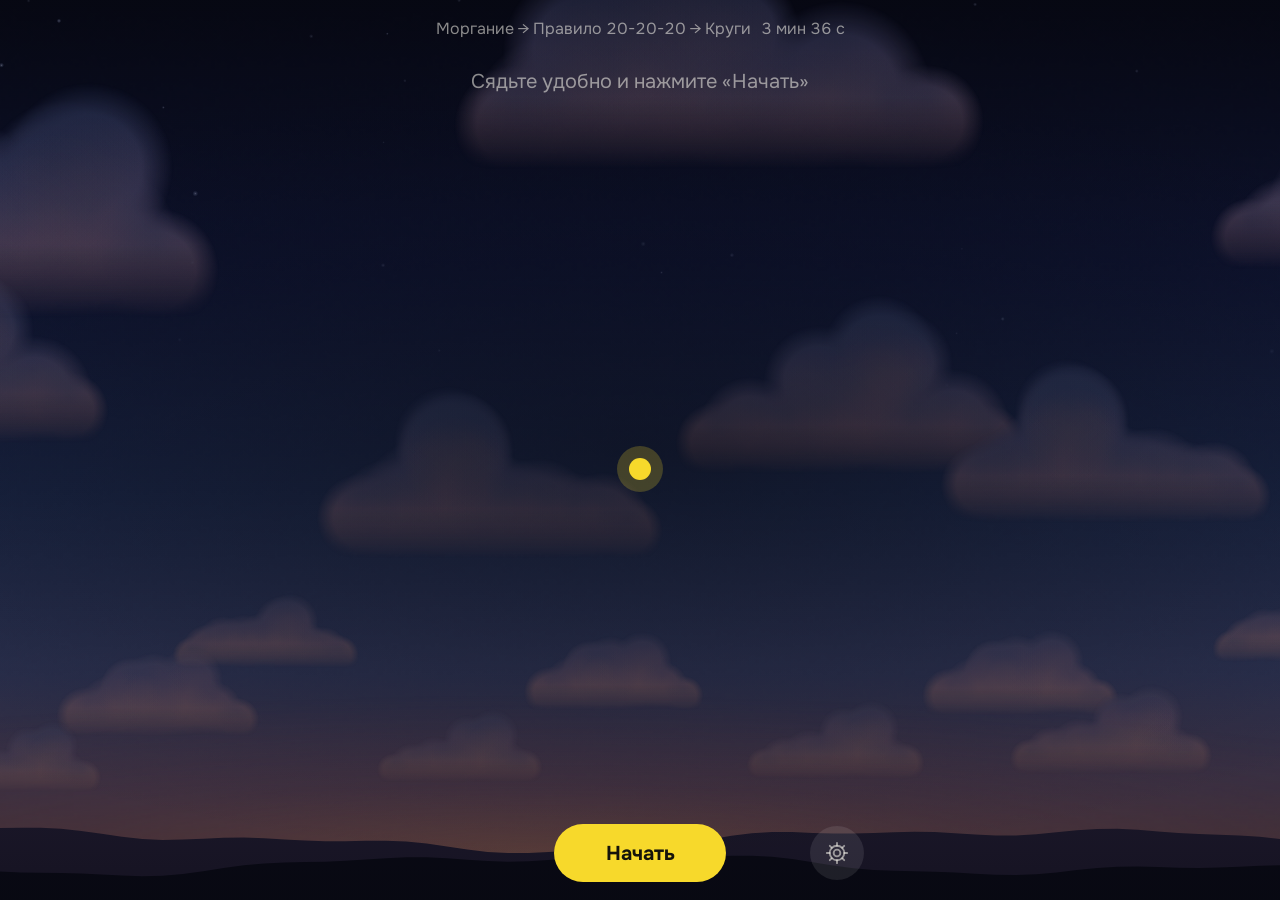
<file: index.html>
<!doctype html>
<html lang="ru">
<head>
  <meta charset="utf-8">
  <meta name="viewport" content="width=device-width, initial-scale=1, viewport-fit=cover">
  <meta name="theme-color" content="#0B0A0D">
  <meta name="description" content="Отдых для глаз: следите за точкой, смотрите вдаль, моргайте.">
  <title>Глаза</title>
  <link rel="manifest" href="manifest.webmanifest">
  <link rel="icon" href="icons/icon-192.png" type="image/png">
  <!-- iPhone не читает манифест: иконку, заголовок и вид строки состояния задаём отдельно -->
  <link rel="apple-touch-icon" href="icons/icon-180.png">
  <meta name="apple-mobile-web-app-title" content="Глаза">
  <meta name="apple-mobile-web-app-capable" content="yes">
  <meta name="mobile-web-app-capable" content="yes">
  <meta name="apple-mobile-web-app-status-bar-style" content="black-translucent">
  <link rel="preconnect" href="https://fonts.googleapis.com">
  <link rel="preconnect" href="https://fonts.gstatic.com" crossorigin>
  <link href="https://fonts.googleapis.com/css2?family=Onest:wght@400;500;600;700&display=swap" rel="stylesheet">
  <link rel="stylesheet" href="styles.css">
</head>
<body class="no-anim">

  <!-- Живой фон и затемнение под текстом -->
  <canvas id="backdrop" class="backdrop" hidden aria-hidden="true"></canvas>
  <div class="scrim" aria-hidden="true"></div>

  <!-- Экран 1: занятие -->
  <main id="main" class="view view-main">
    <header class="top">
      <p class="program"><span id="exerciseName">Упражнение</span> <span id="exerciseTime" class="pattern">1 мин</span></p>
      <div class="readout" aria-live="polite">
        <p class="hint" id="hint">Сядьте удобно и нажмите «Начать»</p>
        <p class="now" id="now" hidden><span id="stepLabel">Следите за точкой</span> <span id="count" class="count">8</span></p>
      </div>
    </header>

    <!-- Поле, по которому ходит точка. Держим его как можно крупнее: глазам нужен размах. -->
    <div class="field" id="field">
      <!-- Квадрат: одна и та же доля поля по горизонтали и по вертикали — это одно и то же расстояние
           на экране. Иначе круг вышел бы овалом, а вертикальное движение — быстрее, чем задумано. -->
      <div class="field-square">
        <div class="target" id="target" aria-hidden="true">
          <span class="halo"></span>
          <span class="core"></span>
        </div>
        <div class="rest-mark" id="restMark" hidden aria-hidden="true"></div>
      </div>
    </div>

    <footer class="bar">
      <div class="stats" id="stats" aria-hidden="true">
        <span id="elapsed">00:00</span>
        <span id="rounds">круг 1</span>
      </div>
      <button id="toggle" class="primary" type="button">Начать</button>
      <a href="#settings" id="openSettings" class="icon-btn" aria-label="Настройки">
        <svg viewBox="0 0 24 24" width="26" height="26" fill="none" stroke="currentColor" stroke-width="1.7" stroke-linecap="round">
          <circle cx="12" cy="12" r="3.1"/>
          <circle cx="12" cy="12" r="6.7"/>
          <path d="M12 2.6v2.7M12 18.7v2.7M2.6 12h2.7M18.7 12h2.7M5.35 5.35l1.9 1.9M16.75 16.75l1.9 1.9M5.35 18.65l1.9-1.9M16.75 7.25l1.9-1.9"/>
        </svg>
      </a>
    </footer>
  </main>

  <!-- Экран 2: настройки -->
  <section id="settings" class="view view-settings" aria-label="Настройки">
    <header class="settings-head">
      <button id="back" class="icon-btn ghost" type="button" aria-label="Назад">
        <svg viewBox="0 0 24 24" width="26" height="26" fill="none" stroke="currentColor" stroke-width="2" stroke-linecap="round" stroke-linejoin="round"><path d="M15 5l-7 7 7 7"/></svg>
      </button>
      <h2>Настройки</h2>
    </header>

    <div id="installBox" class="install" hidden>
      <div class="option-text">
        <span class="option-title">Установить на телефон</span>
        <span class="option-note" id="installNote">Приложение появится отдельной иконкой и будет работать без интернета.</span>
      </div>
      <button id="install" class="pill accent" type="button">Установить</button>
    </div>

    <p class="lede">Отметьте одно или несколько упражнений: они пойдут по очереди и по кругу, пока вы не остановите.</p>
    <div id="exerciseList" class="program-list" role="group" aria-label="Упражнения"></div>

    <h3 class="section-title" id="speedTitle">Скорость точки</h3>
    <p class="section-note">Даже «очень быстро» медленнее, чем глаз может плавно вести взглядом. Если точка «убегает» и взгляд её догоняет рывками — выберите скорость ниже.</p>
    <div id="speedList" class="chips" role="radiogroup" aria-labelledby="speedTitle"></div>

    <h3 class="section-title" id="soundTitle">Звук</h3>
    <p class="section-note">Подсказывает смену шага, когда на экран смотреть не нужно.</p>
    <div id="soundList" class="chips" role="radiogroup" aria-labelledby="soundTitle"></div>
    <div class="sound-row">
      <button id="soundDemo" class="pill" type="button">Прослушать</button>
      <label class="volume">
        <span>Громкость</span>
        <input id="volume" type="range" min="0" max="100" step="5" value="60">
      </label>
    </div>
    <div class="option">
      <div class="option-text">
        <span class="option-title" id="vibrateLabel">Вибрация</span>
        <span class="option-note" id="vibrateNote">Короткий сигнал на смене шага. Работает только при включённом экране.</span>
      </div>
      <button id="vibrate" class="switch" type="button" role="switch" aria-checked="false" aria-labelledby="vibrateLabel"><span></span></button>
    </div>

    <div id="musicBox" hidden>
      <h3 class="section-title">Музыка</h3>
      <div class="option music-option">
        <div class="option-text">
          <span class="option-title" id="musicLabel">Фоновая музыка</span>
          <span class="option-note">Арфа, играет по кругу без пауз, пока идёт занятие.</span>
        </div>
        <button id="music" class="switch" type="button" role="switch" aria-checked="true" aria-labelledby="musicLabel"><span></span></button>
      </div>
      <label class="volume music-volume">
        <span>Громкость музыки</span>
        <input id="musicVolume" type="range" min="0" max="100" step="5" value="50">
      </label>
    </div>

    <h3 class="section-title" id="backgroundTitle">Фон</h3>
    <p class="section-note">Пока вы следите за точкой, фон приглушается, чтобы не отвлекал.</p>
    <div id="backgroundList" class="chips" role="radiogroup" aria-labelledby="backgroundTitle"></div>

    <p class="disclaimer">Это перерыв для глаз, а не лечение. Упражнения не исправляют близорукость, дальнозоркость и астигматизм и не заменяют осмотр у врача. Появились резь, головокружение или двоение — остановитесь. Если недавно была операция или травма глаза, есть болезни сетчатки или врач ограничил нагрузку — сначала спросите его. Вспышки, новые «мушки» или тень в поле зрения — повод обратиться к офтальмологу в тот же день.</p>
  </section>

  <script src="exercises/registry.js"></script>
  <!-- Упражнения: добавляя своё, впишите его сюда -->
  <script src="exercises/rule20.js"></script>
  <script src="exercises/blink.js"></script>
  <script src="exercises/eyelids.js"></script>
  <script src="exercises/horizontal.js"></script>
  <script src="exercises/circle.js"></script>
  <script src="exercises/figure8.js"></script>
  <script src="backgrounds/registry.js"></script>
  <script src="backgrounds/bubbles.js"></script>
  <script src="backgrounds/sea.js"></script>
  <script src="backgrounds/clouds.js"></script>
  <script src="backgrounds/aurora.js"></script>
  <script src="backgrounds/fireflies.js"></script>
  <script src="backgrounds/underwater.js"></script>
  <script src="backgrounds/host.js"></script>
  <script src="sound/engine.js"></script>
  <script src="sound/bell.js"></script>
  <script src="sound/ladder.js"></script>
  <script src="sound/tone.js"></script>
  <script src="sound/wave.js"></script>
  <script src="music.js"></script>
  <script src="app.js"></script>
</body>
</html>
</file>
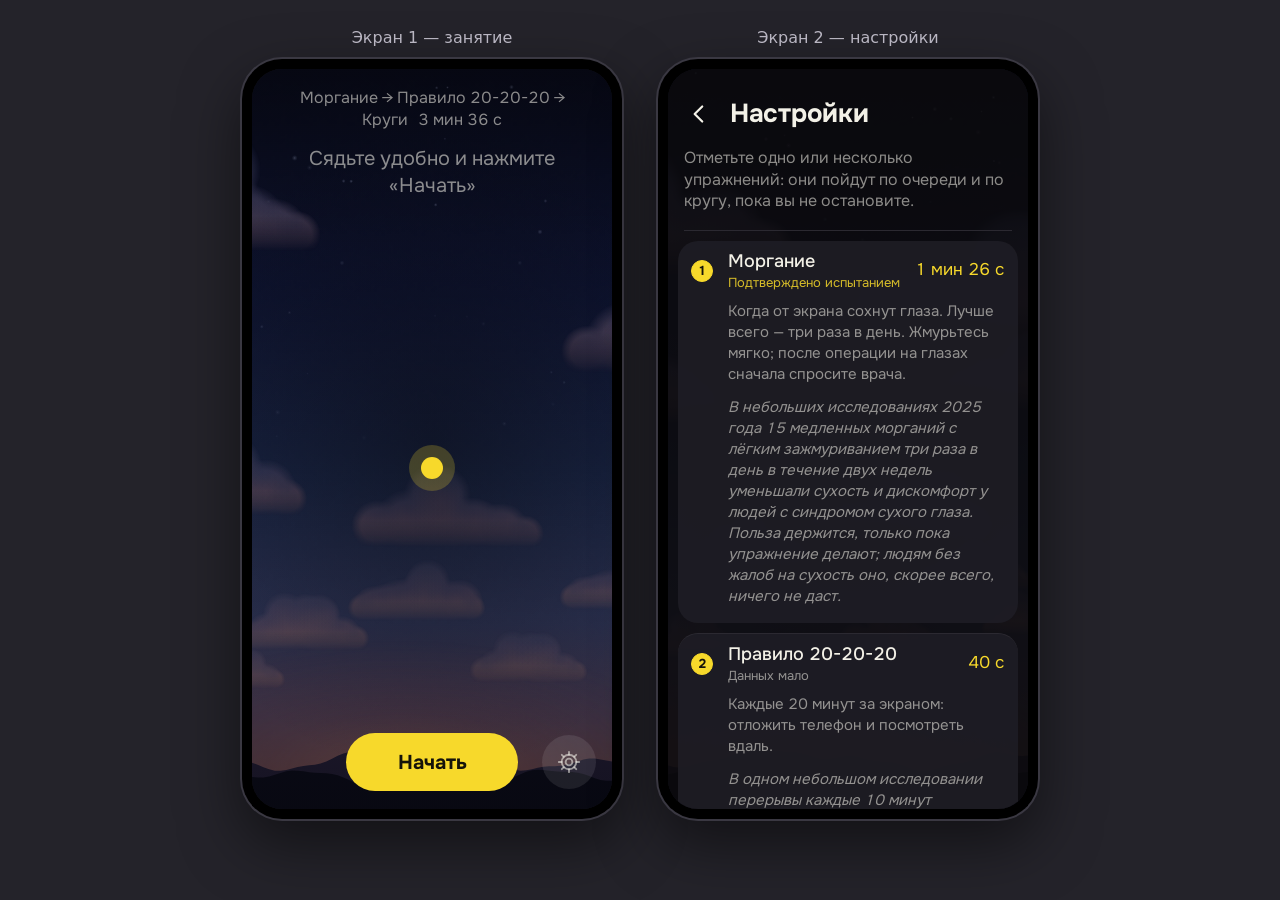
<file: design.html>
<!doctype html>
<html lang="ru">
<head>
  <meta charset="utf-8">
  <meta name="viewport" content="width=device-width, initial-scale=1">
  <title>Глаза — макет экранов</title>
  <style>
    body {
      margin: 0;
      padding: 28px 20px 40px;
      background: #24232A;
      color: #F3F1E7;
      font-family: "Segoe UI", Roboto, system-ui, sans-serif;
    }
    .board {
      display: flex;
      flex-wrap: wrap;
      justify-content: center;
      gap: 36px;
    }
    figure { margin: 0; }
    figcaption {
      margin-bottom: 12px;
      text-align: center;
      font-size: 16px;
      color: #B9B6C2;
    }
    .phone {
      padding: 10px;
      border-radius: 40px;
      background: #000;
      box-shadow: 0 0 0 2px #3A3842, 0 24px 60px rgba(0, 0, 0, .5);
    }
    iframe {
      display: block;
      width: 360px;
      height: 740px;
      border: 0;
      border-radius: 30px;
      background: #0B0A0D;
    }
  </style>
</head>
<body>
  <!-- Оба телефона показывают одно и то же приложение (index.html): слева занятие, справа настройки. -->
  <div class="board">
    <figure>
      <figcaption>Экран 1 — занятие</figcaption>
      <div class="phone"><iframe src="index.html" title="Занятие"></iframe></div>
    </figure>
    <figure>
      <figcaption>Экран 2 — настройки</figcaption>
      <div class="phone"><iframe src="index.html#settings" title="Настройки"></iframe></div>
    </figure>
  </div>
  <script>
    // Уменьшаем телефоны, чтобы оба экрана помещались в окно целиком.
    const board = document.querySelector('.board');
    const fit = () => { board.style.zoom = Math.min(1, (innerHeight - 40) / 830, (innerWidth - 40) / 800); };
    addEventListener('resize', fit);
    fit();
  </script>
</body>
</html>
</file>
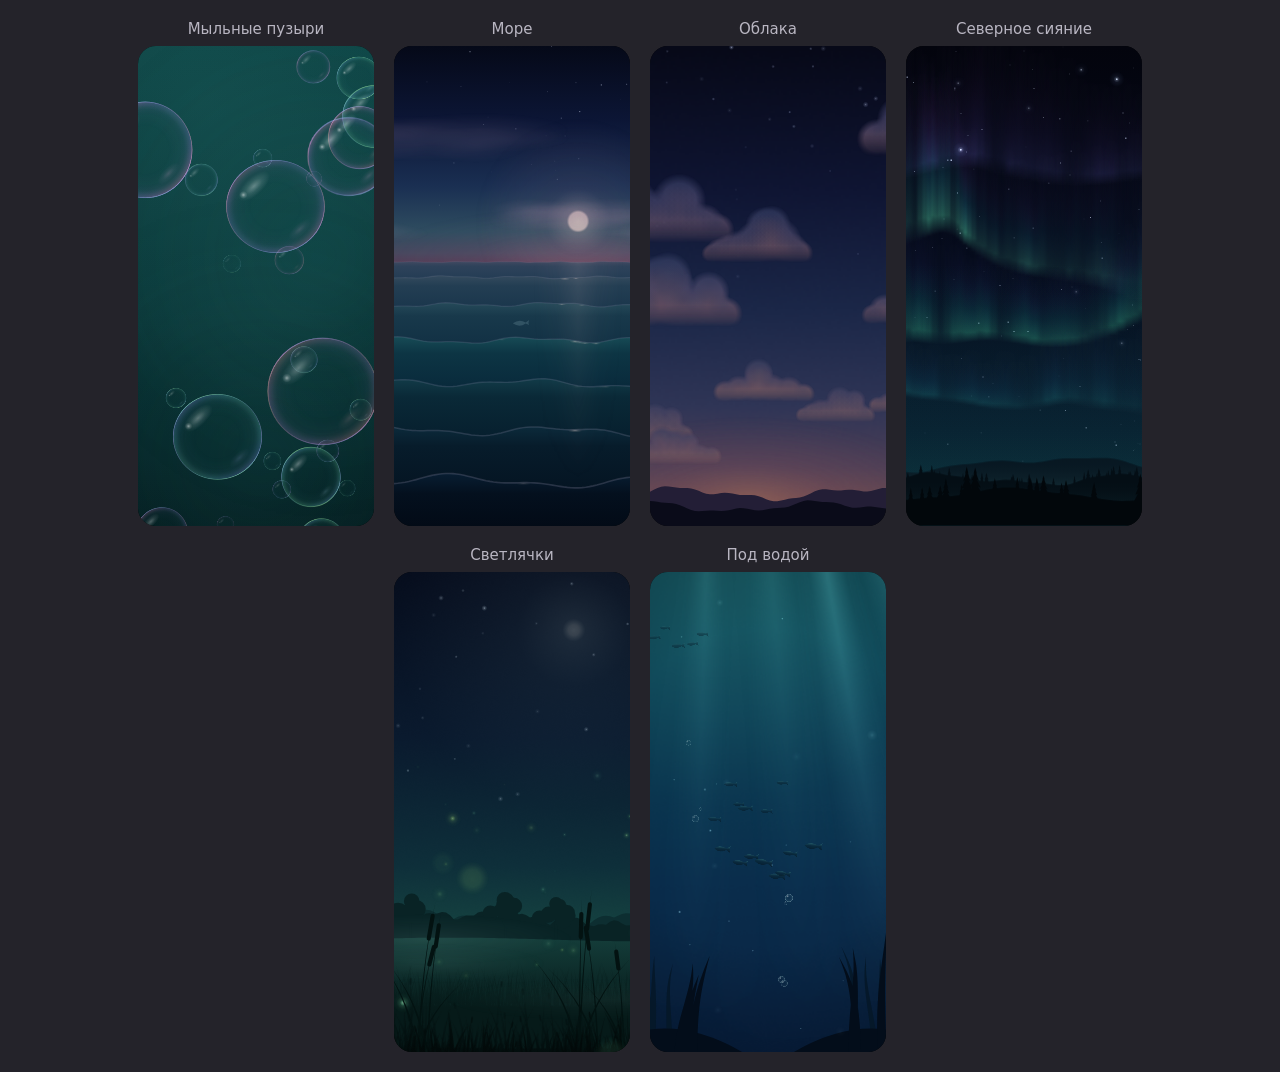
<file: backgrounds/preview.html>
<!doctype html>
<html lang="ru">
<head>
  <meta charset="utf-8">
  <meta name="viewport" content="width=device-width, initial-scale=1">
  <title>Дыхание — живые фоны</title>
  <style>
    body { margin: 0; padding: 20px; background: #24232A; color: #F3F1E7; font-family: "Segoe UI", Roboto, system-ui, sans-serif; }
    .grid { display: flex; flex-wrap: wrap; gap: 20px; justify-content: center; }
    figure { margin: 0; }
    figcaption { margin-bottom: 8px; text-align: center; font-size: 15px; color: #B9B6C2; }
    canvas { display: block; width: 236px; height: 480px; border-radius: 18px; background: #000; }
    .single canvas { width: 412px; height: 860px; border-radius: 0; }
  </style>
</head>
<body>
  <!-- Все фоны рядом, каждый в окне с пропорциями телефона. Дыхание имитируется циклом 4–4–4–4.
       Один фон крупно: preview.html?only=clouds -->
  <div class="grid" id="grid"></div>
  <script src="registry.js"></script>
  <script src="bubbles.js"></script>
  <script src="sea.js"></script>
  <script src="clouds.js"></script>
  <script src="aurora.js"></script>
  <script src="fireflies.js"></script>
  <script src="underwater.js"></script>
  <script src="host.js"></script>
  <script>
    const only = new URLSearchParams(location.search).get('only');
    const grid = document.getElementById('grid');
    if (only) grid.classList.add('single');
    const hosts = [];
    for (const def of BreathBackgrounds.list()) {
      if (only && def.id !== only) continue;
      const fig = document.createElement('figure');
      const cap = document.createElement('figcaption');
      cap.textContent = def.name;
      const canvas = document.createElement('canvas');
      fig.append(cap, canvas);
      grid.append(fig);
      const host = BreathBackgroundHost.mount(canvas);
      host.set(def.id);
      hosts.push(host);
    }
    const tick = (now) => {
      const c = ((now / 1000) % 16) / 4;
      const phase = Math.floor(c);
      const p = c - phase;
      for (const h of hosts) {
        h.breath.running = true;
        h.breath.phase = phase;
        h.breath.level = phase === 0 ? p : phase === 1 ? 1 : phase === 2 ? 1 - p : 0;
      }
      requestAnimationFrame(tick);
    };
    requestAnimationFrame(tick);
  </script>
</body>
</html>
</file>
<file: styles.css>
:root {
  --bg: #0B0A0D;
  --surface: #17161B;
  --line: #2B2931;
  --air: #F7D92B;
  --air-deep: #E3B90E;
  --text: #F3F1E7;
  --dim: rgba(243, 241, 231, .56); /* второстепенный текст — полупрозрачный, чтобы не спорить с фоном */
  --glass: rgba(255, 255, 255, .09);
  --font: "Onest", "Segoe UI", Roboto, system-ui, sans-serif;
  color-scheme: dark;
}

* { box-sizing: border-box; }

html, body {
  height: 100%;
  margin: 0;
  overflow: hidden;
}

body {
  background: var(--bg);
  color: var(--text);
  font-family: var(--font);
  font-size: 17px;
  line-height: 1.35;
  font-variant-numeric: lining-nums tabular-nums;
  -webkit-tap-highlight-color: transparent;
  overscroll-behavior: none;
  user-select: none;
}

button, input { font: inherit; color: inherit; }
button { cursor: pointer; }
p, h2, h3 { margin: 0; }

:focus-visible {
  outline: 2px solid var(--air);
  outline-offset: 3px;
}

[hidden] { display: none !important; }

/* ---------- Живой фон ---------- */

.backdrop {
  position: fixed;
  inset: 0;
  width: 100%;
  height: 100%;
  transition: opacity .6s;
}
/* пока глаза следят за точкой, фон приглушается, чтобы не отвлекал */
body.tracking .backdrop { opacity: .3; }

.scrim {
  position: fixed;
  inset: 0;
  display: none;
  background:
    radial-gradient(ellipse 80% 46% at 50% 50%, rgba(6, 6, 10, .42), rgba(6, 6, 10, 0) 100%),
    linear-gradient(rgba(6, 6, 10, .38), rgba(6, 6, 10, .1) 24%, rgba(6, 6, 10, .1) 74%, rgba(6, 6, 10, .46));
}
.has-backdrop .scrim { display: block; }

.view {
  position: fixed;
  inset: 0;
  max-width: 480px;
  margin: 0 auto;
  padding: max(18px, env(safe-area-inset-top)) 16px max(18px, env(safe-area-inset-bottom));
}

/* ---------- Экран занятия ---------- */

.view-main {
  display: grid;
  grid-template-rows: auto minmax(0, 1fr) auto;
  transition: opacity .28s;
}
/* пока открыты настройки, экран занятия не просвечивает сквозь них — виден только фон */
.view-main[inert] { opacity: 0; }
.no-anim .view-main { transition: none; }

.top { text-align: center; }

.program { color: var(--dim); font-size: 16px; text-wrap: balance; }
.program .pattern { margin-left: 6px; }
.program .nowrap, .program .pattern { white-space: nowrap; }

.readout {
  display: grid;
  place-items: center;
  min-height: 84px;
}
.hint {
  color: var(--dim);
  font-size: 20px;
}
.now {
  color: var(--air);
  font-size: 30px;
  font-weight: 600;
  line-height: 1.15;
  letter-spacing: -.01em;
  opacity: .85;
  text-align: center;
}
.now .count {
  display: inline-block;
  min-width: 1.3em;
  text-align: left;
  margin-left: .15em;
}

/* Поле, по которому ходит точка */
.field {
  display: grid;
  place-items: center;
  min-height: 0;
  margin: 0 -4px;
  container-type: size;
}
/* самый большой квадрат, который помещается в поле */
.field-square {
  position: relative;
  width: min(100cqw, 100cqh);
  height: min(100cqw, 100cqh);
}

.target {
  position: absolute;
  left: 50%;
  top: 50%;
  width: 0;
  height: 0;
}
.target .core,
.target .halo {
  position: absolute;
  border-radius: 50%;
  background: var(--air);
}
.target .core { width: 22px; height: 22px; margin: -11px 0 0 -11px; }
.target .halo { width: 46px; height: 46px; margin: -23px 0 0 -23px; opacity: .22; }

/* Знак на шагах отдыха и моргания: точка спрятана, вместо неё спокойный символ по центру */
.rest-mark {
  position: absolute;
  left: 50%;
  top: 50%;
  width: 86px;
  height: 86px;
  margin: -43px 0 0 -43px;
  border-radius: 50%;
  border: 2px solid var(--air);
  opacity: .5;
}
.rest-mark.rest { animation: breathe 5s ease-in-out infinite; }
/* Длительность одного моргания задаёт app.js через --blink: шаг делится на целое число морганий */
.rest-mark.blink { animation: wink var(--blink, 2.4s) ease-in-out infinite; }

@keyframes breathe {
  0%, 100% { transform: scale(.82); opacity: .35; }
  50% { transform: scale(1.12); opacity: .6; }
}
/* Неторопливое полное моргание: веко опускается, задерживается закрытым и так же спокойно поднимается */
@keyframes wink {
  0%, 15% { transform: scaleY(1); opacity: .5; }
  40%, 60% { transform: scaleY(.06); opacity: .8; }
  85%, 100% { transform: scaleY(1); opacity: .5; }
}

.bar {
  display: grid;
  grid-template-columns: 1fr auto 1fr;
  align-items: center;
  gap: 10px;
  padding-top: 10px;
}
.stats {
  justify-self: start;
  display: grid;
  color: var(--dim);
  font-size: 15px;
  line-height: 1.3;
  opacity: 0;
  transition: opacity .3s;
}
.stats #elapsed { font-size: 19px; font-weight: 500; }
.running .stats { opacity: 1; }

.primary {
  min-width: 172px;
  height: 58px;
  padding: 0 28px;
  border: 0;
  border-radius: 29px;
  background: var(--air);
  color: #15130A;
  font-size: 20px;
  font-weight: 700;
  transition: background .2s, color .2s, box-shadow .2s;
}
.primary:active { background: var(--air-deep); }
.primary:disabled { opacity: .35; cursor: default; }
.running .primary {
  background: transparent;
  color: var(--text);
  box-shadow: inset 0 0 0 1.5px #4A4753;
  font-weight: 500;
}
.has-backdrop .running .primary { box-shadow: inset 0 0 0 1.5px rgba(255, 255, 255, .28); color: var(--dim); }

.icon-btn {
  justify-self: end;
  display: grid;
  place-items: center;
  width: 54px;
  height: 54px;
  border: 0;
  border-radius: 50%;
  background: var(--surface);
  color: var(--text);
  text-decoration: none;
}
.icon-btn:active { background: var(--line); }
.icon-btn.ghost { background: transparent; justify-self: start; margin-left: -12px; }
.has-backdrop .view-main .icon-btn { background: var(--glass); color: var(--dim); }

/* ---------- Настройки ---------- */

.view-settings {
  background: var(--bg);
  overflow-y: auto;
  scrollbar-width: none;
  visibility: hidden;
  transform: translateX(100%);
  transition: transform .28s cubic-bezier(.2, .7, .2, 1), visibility 0s .28s;
  user-select: auto;
}
.view-settings.open {
  visibility: visible;
  transform: none;
  transition: transform .28s cubic-bezier(.2, .7, .2, 1), visibility 0s;
}
.no-anim .view-settings { transition: none; }
/* сквозь настройки чуть просвечивает выбранный фон — сразу видно, что выбрали */
.has-backdrop .view-settings { background: rgba(11, 10, 13, .84); }
.has-backdrop .prog.selected { background: rgba(30, 29, 36, .92); }

.settings-head {
  display: flex;
  align-items: center;
  gap: 4px;
}
.settings-head h2 {
  font-size: 26px;
  font-weight: 700;
  letter-spacing: -.01em;
}
.lede {
  margin: 6px 0 18px;
  color: var(--dim);
  font-size: 16px;
  max-width: 34ch;
}

.program-list { border-top: 1px solid var(--line); }
.prog { border-bottom: 1px solid var(--line); }

.prog-head {
  display: grid;
  grid-template-columns: 22px 1fr auto;
  align-items: center;
  gap: 14px;
  width: 100%;
  min-height: 60px;
  padding: 0 4px;
  border: 0;
  background: none;
  text-align: left;
}
.prog-title { display: grid; gap: 2px; min-width: 0; padding: 8px 0; }
.prog-name { min-width: 0; overflow-wrap: anywhere; font-size: 18px; font-weight: 500; }

/* Уровень доказанности: проверенное — цветом, остальное — приглушённо */
.evidence { font-size: 13px; line-height: 1.3; color: var(--dim); }
.evidence.strong, .evidence.moderate { color: var(--air); opacity: .85; }
.evidence-note { font-style: italic; }
.prog-pattern { color: var(--dim); }

/* значок выбора — кружок с точкой внутри, как зрачок */
.glyph {
  position: relative;
  width: 20px;
  height: 20px;
  padding: 0;
  border: 1.6px solid #4A4753;
  border-radius: 50%;
  background: none;
}
.selected .glyph { border-color: var(--air); }
.selected .glyph:empty::after {
  content: "";
  position: absolute;
  inset: 3px;
  border-radius: 50%;
  background: var(--air);
}
/* несколько упражнений: в кружке номер — в каком порядке они пойдут */
.selected .glyph:not(:empty) {
  display: grid;
  place-items: center;
  width: 22px;
  height: 22px;
  margin-left: -1px;
  background: var(--air);
  color: #15130A;
  font-size: 13px;
  font-weight: 700;
  line-height: 1;
}

.prog.selected {
  margin: 10px -6px;
  padding: 0 10px 4px;
  border: 0;
  border-radius: 20px;
  background: var(--surface);
}
.prog.selected + .prog { border-top: 1px solid var(--line); }
.selected .prog-pattern { color: var(--air); }

.prog-note {
  margin: 0 4px 12px 40px;
  color: var(--dim);
  font-size: 15px;
  line-height: 1.4;
}

.section-title {
  margin: 0;
  padding: 22px 4px 4px;
  border-top: 1px solid var(--line);
  font-size: 20px;
  font-weight: 700;
}
.section-note {
  padding: 0 4px;
  color: var(--dim);
  font-size: 15px;
  line-height: 1.4;
}
.chips {
  display: flex;
  flex-wrap: wrap;
  gap: 8px;
  padding: 12px 2px 16px;
}
.chip {
  min-height: 44px;
  padding: 0 16px;
  border: 1.5px solid #4A4753;
  border-radius: 22px;
  background: none;
  font-size: 16px;
}
.chip[aria-checked="true"] {
  border-color: var(--air);
  background: var(--air);
  color: #15130A;
  font-weight: 600;
}
.sound-row {
  display: grid;
  grid-template-columns: auto 1fr;
  align-items: center;
  gap: 18px;
  padding: 0 4px 16px;
}
.pill {
  min-height: 44px;
  padding: 0 18px;
  border: 0;
  border-radius: 22px;
  background: var(--glass);
  font-size: 16px;
}
.pill:active { background: var(--line); }
.pill.accent { background: var(--air); color: #15130A; font-weight: 600; }
.pill.accent:active { background: var(--air-deep); }
.volume { display: grid; gap: 4px; color: var(--dim); font-size: 14px; }
.volume input { width: 100%; height: 28px; margin: 0; accent-color: var(--air); }
.sound-off .sound-row { opacity: .35; pointer-events: none; }

.music-option { margin-top: 0; padding-bottom: 12px; border-top: 0; }
.music-volume { padding: 0 4px 18px; }
.music-off .music-volume { opacity: .35; pointer-events: none; }

.install {
  display: grid;
  grid-template-columns: 1fr auto;
  align-items: center;
  gap: 14px;
  margin: 4px 0 16px;
  padding: 14px;
  border-radius: 16px;
  background: var(--surface);
}

.option {
  display: grid;
  grid-template-columns: 1fr auto;
  align-items: center;
  gap: 16px;
  margin-top: 8px;
  padding: 16px 4px 24px;
  border-top: 1px solid var(--line);
}
.option-text { display: grid; gap: 3px; }
.option-title { font-size: 17px; font-weight: 500; }
.option-note { color: var(--dim); font-size: 15px; }

.switch {
  position: relative;
  width: 54px;
  height: 32px;
  padding: 0;
  border: 0;
  border-radius: 16px;
  background: #4A4753;
  transition: background .2s;
}
.switch span {
  position: absolute;
  top: 4px;
  left: 4px;
  width: 24px;
  height: 24px;
  border-radius: 50%;
  background: var(--text);
  transition: transform .2s;
}
.switch[aria-checked="true"] { background: var(--air); }
.switch[aria-checked="true"] span { transform: translateX(22px); background: #15130A; }

.disclaimer {
  padding: 16px 4px 28px;
  border-top: 1px solid var(--line);
  color: var(--dim);
  font-size: 14px;
  line-height: 1.45;
}

@media (prefers-reduced-motion: reduce) {
  .view-settings, .stats, .primary, .switch, .switch span, .backdrop { transition: none; }
  .rest-mark.rest, .rest-mark.blink { animation: none; }
}
</file>
